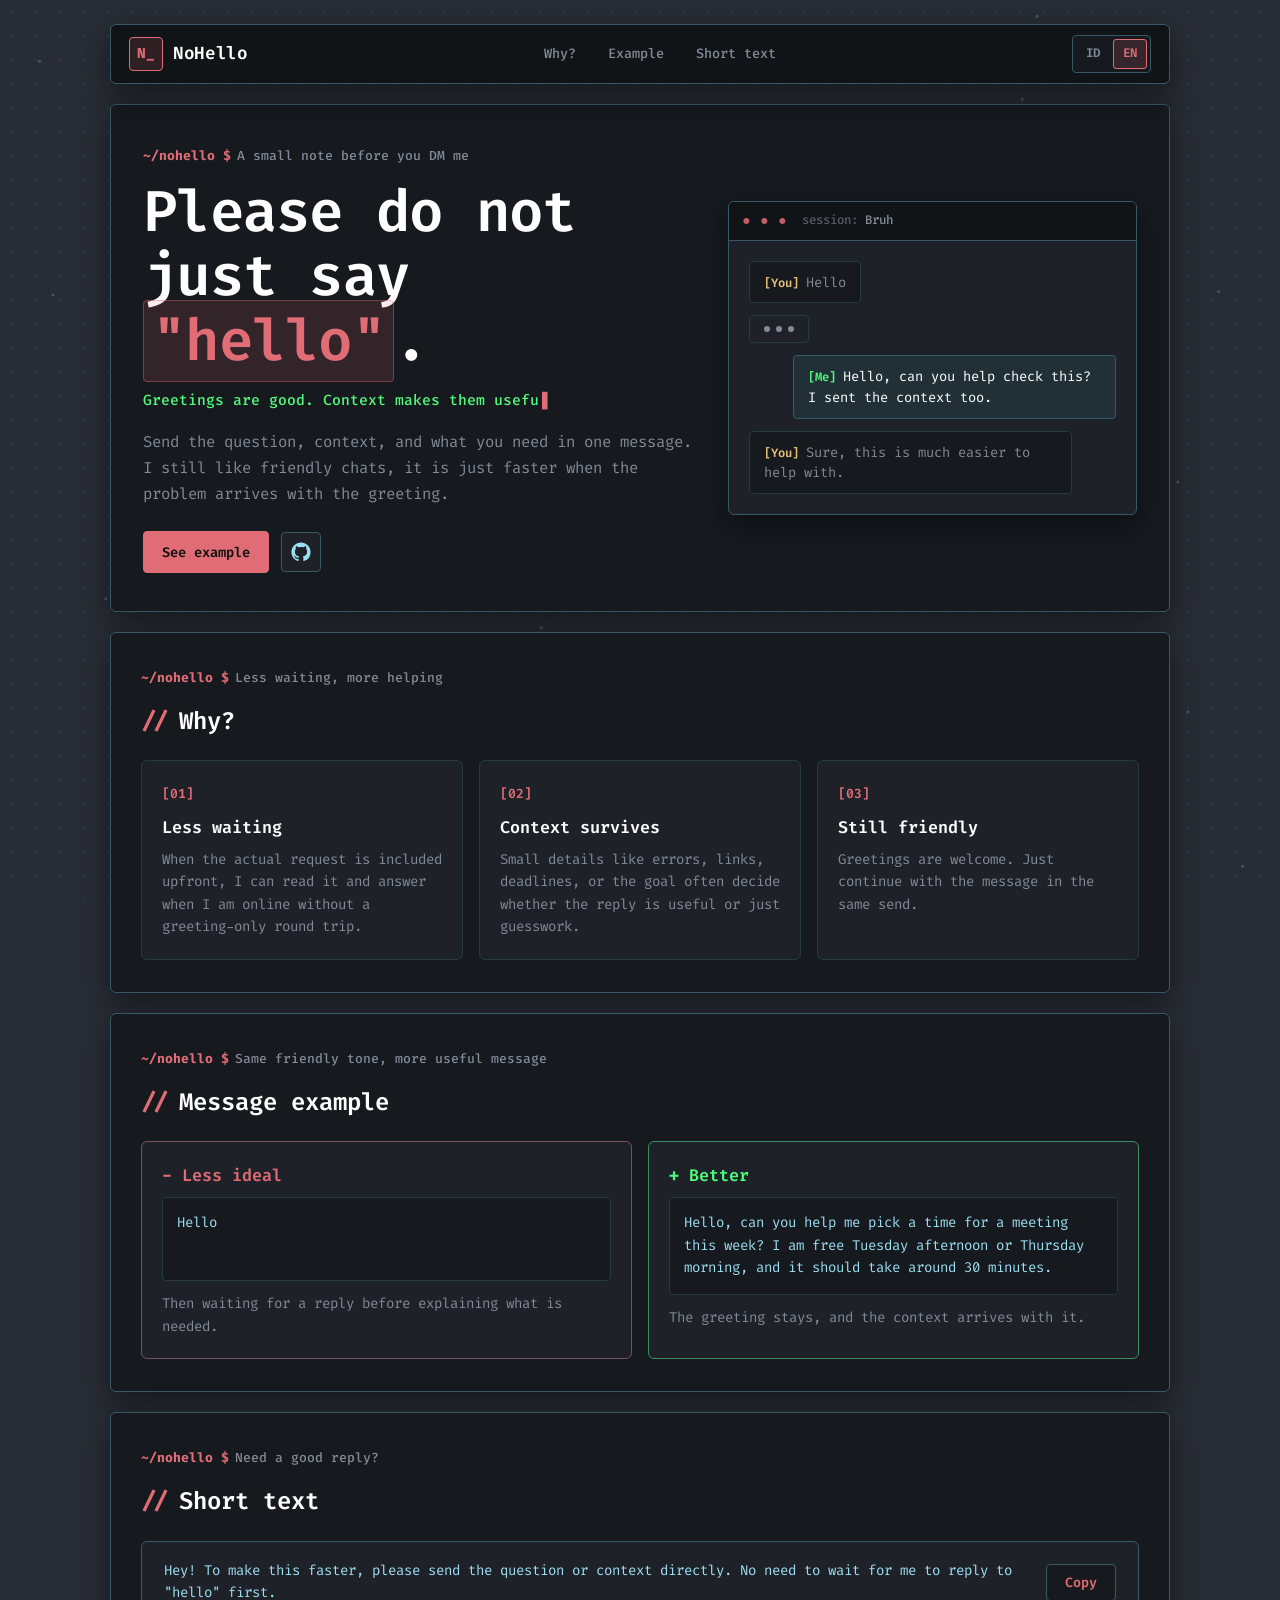
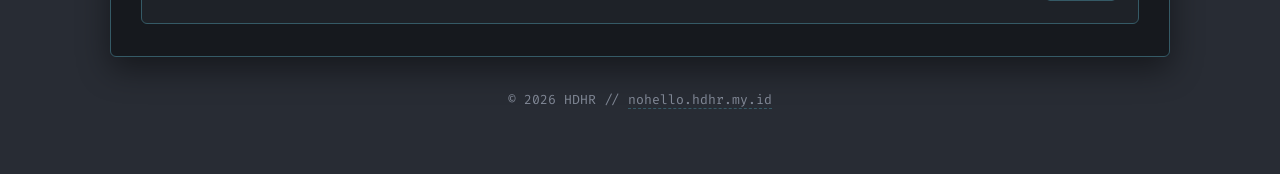
<file: index.html>
<!doctype html>
<html lang="en">
  <head>
    <meta charset="utf-8">
    <meta name="viewport" content="width=device-width, initial-scale=1">
    <title>NoHello // HDHR</title>
    <meta name="description" content="A short bilingual NoHello page for faster, kinder messages.">
    <meta name="theme-color" content="#282c34">
    <meta property="og:title" content="NoHello // HDHR">
    <meta property="og:description" content="Please skip the lone hello and send the context too.">
    <meta property="og:type" content="website">
    <meta property="og:url" content="https://nohello.hdhr.my.id/">
    <link rel="canonical" href="https://nohello.hdhr.my.id/">
    <link rel="icon" href="assets/favicon.ico" type="image/x-icon">
    <link rel="preconnect" href="https://fonts.googleapis.com">
    <link rel="preconnect" href="https://fonts.gstatic.com" crossorigin>
    <link href="https://fonts.googleapis.com/css2?family=Fira+Code:wght@400;500;600;700&family=JetBrains+Mono:wght@400;500;600;700&display=swap" rel="stylesheet">
    <link rel="stylesheet" href="style.css">
  </head>
  <body>
    <canvas id="signal-canvas" aria-hidden="true"></canvas>

    <div class="container">
      <header>
        <a class="brand" href="#top" aria-label="NoHello home">
          <span class="brand-mark">N_</span>
          <strong>NoHello</strong>
        </a>

        <nav aria-label="Primary navigation">
          <a href="#why" data-i18n="navWhy">Why?</a>
          <a href="#example" data-i18n="navExample">Example</a>
          <a href="#copy" data-i18n="navCopy">Short text</a>
        </nav>

        <div class="lang-switch" aria-label="Language">
          <span class="lang-indicator" aria-hidden="true"></span>
          <a href="/id/" data-lang="id" aria-label="Bahasa Indonesia" title="Bahasa Indonesia">ID</a>
          <a class="is-active" href="/en/" data-lang="en" aria-label="English" title="English">EN</a>
        </div>
      </header>

      <main id="top">
        <section class="hero" aria-labelledby="hero-title">
          <div class="hero-copy">
            <p class="eyebrow" data-i18n="heroEyebrow">A small note before you DM me</p>
            <h1 id="hero-title" data-i18n-html="heroTitle">Please do not just say <span>"hello"</span>.</h1>
            <p id="typing-effect" class="typing" aria-live="polite"></p>
            <p class="lead" data-i18n="heroLead">Send the question, context, and what you need in one message. I still like friendly chats, it is just faster when the problem arrives with the greeting.</p>
            <div class="hero-actions">
              <a class="button primary" href="#example" data-i18n="heroCta">See example</a>
              <a class="button icon-button github-button" href="https://github.com/HDHR/NoHello" rel="noreferrer" aria-label="Checkout the source code" data-i18n-aria="githubCta">
                <svg viewBox="0 0 24 24" aria-hidden="true" focusable="false">
                  <path fill-rule="evenodd" clip-rule="evenodd" d="M12 .5C5.65.5.5 5.65.5 12c0 5.09 3.29 9.39 7.86 10.91.58.1.79-.25.79-.56 0-.28-.01-1.2-.02-2.18-3.2.7-3.88-1.36-3.88-1.36-.52-1.33-1.28-1.68-1.28-1.68-1.05-.72.08-.7.08-.7 1.16.08 1.77 1.19 1.77 1.19 1.03 1.76 2.7 1.25 3.36.96.1-.75.4-1.25.73-1.54-2.56-.29-5.25-1.28-5.25-5.7 0-1.26.45-2.29 1.19-3.1-.12-.29-.52-1.47.11-3.05 0 0 .97-.31 3.17 1.18A10.96 10.96 0 0 1 12 5.98c.98 0 1.97.13 2.89.39 2.2-1.49 3.17-1.18 3.17-1.18.63 1.58.23 2.76.11 3.05.74.81 1.19 1.84 1.19 3.1 0 4.43-2.7 5.41-5.27 5.7.41.36.78 1.06.78 2.14 0 1.55-.01 2.8-.01 3.18 0 .31.21.67.8.56A11.51 11.51 0 0 0 23.5 12C23.5 5.65 18.35.5 12 .5Z"/>
                </svg>
              </a>
            </div>
          </div>

          <div class="chat-preview" aria-hidden="true">
            <div class="phone-bar">
              <span></span>
              <strong>Bruh</strong>
            </div>
            <div class="chat-stream">
              <p class="bubble other" data-chat="hello">Hello</p>
              <p class="bubble typing-dots"><span></span><span></span><span></span></p>
              <p class="bubble me" data-chat="better">Hello, can you help check this? I sent the context too.</p>
              <p class="bubble other small" data-chat="thanks">Sure, this is much easier to help with.</p>
            </div>
          </div>
        </section>

        <section id="why" aria-labelledby="why-title">
          <p class="eyebrow" data-i18n="whyEyebrow">Less waiting, more helping</p>
          <h2 id="why-title" data-i18n="whyTitle">Why?</h2>
          <div class="grid three">
            <article class="info-card">
              <span class="card-index">[01]</span>
              <h3 data-i18n="whyOneTitle">Less waiting</h3>
              <p data-i18n="whyOneText">When the actual request is included upfront, I can read it and answer when I am online without a greeting-only round trip.</p>
            </article>
            <article class="info-card">
              <span class="card-index">[02]</span>
              <h3 data-i18n="whyTwoTitle">Context survives</h3>
              <p data-i18n="whyTwoText">Small details like errors, links, deadlines, or the goal often decide whether the reply is useful or just guesswork.</p>
            </article>
            <article class="info-card">
              <span class="card-index">[03]</span>
              <h3 data-i18n="whyThreeTitle">Still friendly</h3>
              <p data-i18n="whyThreeText">Greetings are welcome. Just continue with the message in the same send.</p>
            </article>
          </div>
        </section>

        <section id="example" aria-labelledby="example-title">
          <p class="eyebrow" data-i18n="exampleEyebrow">Same friendly tone, more useful message</p>
          <h2 id="example-title" data-i18n="exampleTitle">Message example</h2>
          <div class="compare">
            <article class="message-card bad">
              <h3 data-i18n="badTitle">Less ideal</h3>
              <p data-i18n="badText">Hello</p>
              <p data-i18n="badMeta">Then waiting for a reply before explaining what is needed.</p>
            </article>
            <article class="message-card good">
              <h3 data-i18n="goodTitle">Better</h3>
              <p data-i18n="goodText">Hello, can you help me pick a time for a meeting this week? I am free Tuesday afternoon or Thursday morning, and it should take around 30 minutes.</p>
              <p data-i18n="goodMeta">The greeting stays, and the context arrives with it.</p>
            </article>
          </div>
        </section>

        <section id="copy" aria-labelledby="copy-title">
          <p class="eyebrow" data-i18n="copyEyebrow">Need a good reply?</p>
          <h2 id="copy-title" data-i18n="copyTitle">Short text</h2>
          <div class="copy-box">
            <p id="copyText" data-i18n="copyText">Hey! To make this faster, please send the question or context directly. No need to wait for me to reply to "hello" first.</p>
            <button id="copyButton" class="button primary" type="button" data-i18n="copyButton">Copy</button>
          </div>
        </section>
      </main>

      <footer>
        <p>© <span id="current-year"></span> HDHR // <a href="https://nohello.hdhr.my.id/">nohello.hdhr.my.id</a></p>
      </footer>
    </div>

    <script src="script.js"></script>
  </body>
</html>
</file>
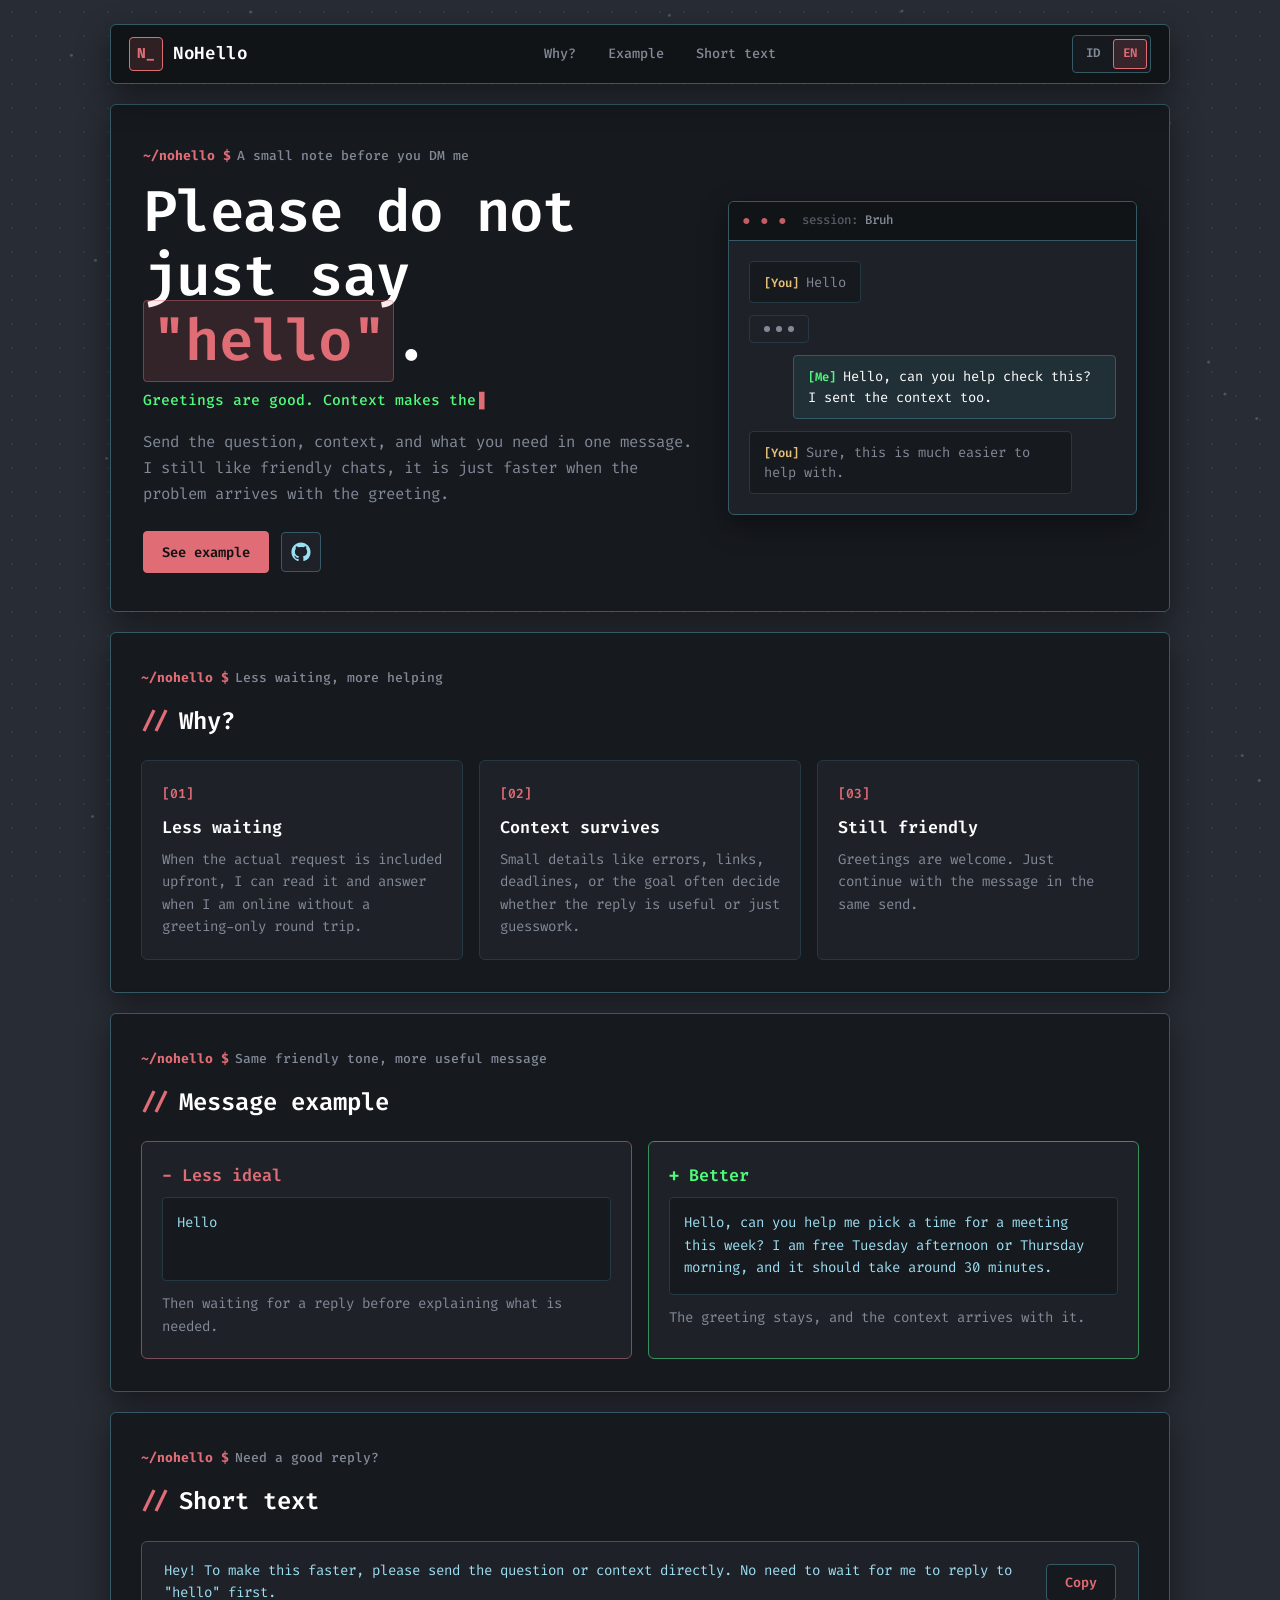
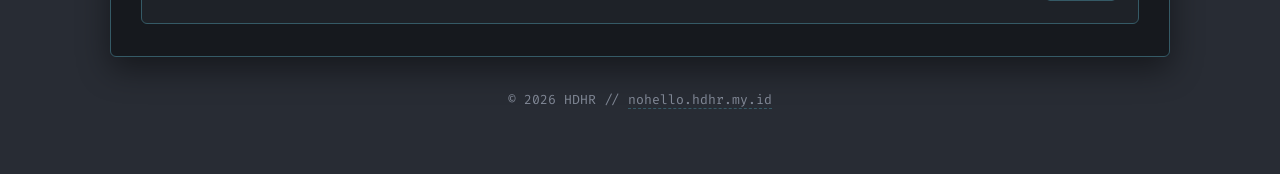
<file: en/index.html>
<!doctype html>
<html lang="en">
  <head>
    <meta charset="utf-8">
    <meta name="viewport" content="width=device-width, initial-scale=1">
    <title>NoHello // HDHR</title>
    <meta name="description" content="A short bilingual NoHello page for faster, kinder messages.">
    <meta name="theme-color" content="#282c34">
    <meta property="og:title" content="NoHello // HDHR">
    <meta property="og:description" content="Please skip the lone hello and send the context too.">
    <meta property="og:type" content="website">
    <meta property="og:url" content="https://nohello.hdhr.my.id/en/">
    <link rel="canonical" href="https://nohello.hdhr.my.id/en/">
    <link rel="icon" href="../assets/favicon.ico" type="image/x-icon">
    <link rel="preconnect" href="https://fonts.googleapis.com">
    <link rel="preconnect" href="https://fonts.gstatic.com" crossorigin>
    <link href="https://fonts.googleapis.com/css2?family=Fira+Code:wght@400;500;600;700&family=JetBrains+Mono:wght@400;500;600;700&display=swap" rel="stylesheet">
    <link rel="stylesheet" href="../style.css">
  </head>
  <body>
    <canvas id="signal-canvas" aria-hidden="true"></canvas>

    <div class="container">
      <header>
        <a class="brand" href="#top" aria-label="NoHello home">
          <span class="brand-mark">N_</span>
          <strong>NoHello</strong>
        </a>

        <nav aria-label="Primary navigation">
          <a href="#why" data-i18n="navWhy">Why?</a>
          <a href="#example" data-i18n="navExample">Example</a>
          <a href="#copy" data-i18n="navCopy">Short text</a>
        </nav>

        <div class="lang-switch" aria-label="Language">
          <span class="lang-indicator" aria-hidden="true"></span>
          <a href="/id/" data-lang="id" aria-label="Bahasa Indonesia" title="Bahasa Indonesia">ID</a>
          <a class="is-active" href="/en/" data-lang="en" aria-label="English" title="English">EN</a>
        </div>
      </header>

      <main id="top">
        <section class="hero" aria-labelledby="hero-title">
          <div class="hero-copy">
            <p class="eyebrow" data-i18n="heroEyebrow">A small note before you DM me</p>
            <h1 id="hero-title" data-i18n-html="heroTitle">Please do not just say <span>"hello"</span>.</h1>
            <p id="typing-effect" class="typing" aria-live="polite"></p>
            <p class="lead" data-i18n="heroLead">Send the question, context, and what you need in one message. I still like friendly chats, it is just faster when the problem arrives with the greeting.</p>
            <div class="hero-actions">
              <a class="button primary" href="#example" data-i18n="heroCta">See example</a>
              <a class="button icon-button github-button" href="https://github.com/HDHR/NoHello" rel="noreferrer" aria-label="Checkout the source code" data-i18n-aria="githubCta">
                <svg viewBox="0 0 24 24" aria-hidden="true" focusable="false">
                  <path fill-rule="evenodd" clip-rule="evenodd" d="M12 .5C5.65.5.5 5.65.5 12c0 5.09 3.29 9.39 7.86 10.91.58.1.79-.25.79-.56 0-.28-.01-1.2-.02-2.18-3.2.7-3.88-1.36-3.88-1.36-.52-1.33-1.28-1.68-1.28-1.68-1.05-.72.08-.7.08-.7 1.16.08 1.77 1.19 1.77 1.19 1.03 1.76 2.7 1.25 3.36.96.1-.75.4-1.25.73-1.54-2.56-.29-5.25-1.28-5.25-5.7 0-1.26.45-2.29 1.19-3.1-.12-.29-.52-1.47.11-3.05 0 0 .97-.31 3.17 1.18A10.96 10.96 0 0 1 12 5.98c.98 0 1.97.13 2.89.39 2.2-1.49 3.17-1.18 3.17-1.18.63 1.58.23 2.76.11 3.05.74.81 1.19 1.84 1.19 3.1 0 4.43-2.7 5.41-5.27 5.7.41.36.78 1.06.78 2.14 0 1.55-.01 2.8-.01 3.18 0 .31.21.67.8.56A11.51 11.51 0 0 0 23.5 12C23.5 5.65 18.35.5 12 .5Z"/>
                </svg>
              </a>
            </div>
          </div>

          <div class="chat-preview" aria-hidden="true">
            <div class="phone-bar">
              <span></span>
              <strong>Bruh</strong>
            </div>
            <div class="chat-stream">
              <p class="bubble other" data-chat="hello">Hello</p>
              <p class="bubble typing-dots"><span></span><span></span><span></span></p>
              <p class="bubble me" data-chat="better">Hello, can you help check this? I sent the context too.</p>
              <p class="bubble other small" data-chat="thanks">Sure, this is much easier to help with.</p>
            </div>
          </div>
        </section>

        <section id="why" aria-labelledby="why-title">
          <p class="eyebrow" data-i18n="whyEyebrow">Less waiting, more helping</p>
          <h2 id="why-title" data-i18n="whyTitle">Why?</h2>
          <div class="grid three">
            <article class="info-card">
              <span class="card-index">[01]</span>
              <h3 data-i18n="whyOneTitle">Less waiting</h3>
              <p data-i18n="whyOneText">When the actual request is included upfront, I can read it and answer when I am online without a greeting-only round trip.</p>
            </article>
            <article class="info-card">
              <span class="card-index">[02]</span>
              <h3 data-i18n="whyTwoTitle">Context survives</h3>
              <p data-i18n="whyTwoText">Small details like errors, links, deadlines, or the goal often decide whether the reply is useful or just guesswork.</p>
            </article>
            <article class="info-card">
              <span class="card-index">[03]</span>
              <h3 data-i18n="whyThreeTitle">Still friendly</h3>
              <p data-i18n="whyThreeText">Greetings are welcome. Just continue with the message in the same send.</p>
            </article>
          </div>
        </section>

        <section id="example" aria-labelledby="example-title">
          <p class="eyebrow" data-i18n="exampleEyebrow">Same friendly tone, more useful message</p>
          <h2 id="example-title" data-i18n="exampleTitle">Message example</h2>
          <div class="compare">
            <article class="message-card bad">
              <h3 data-i18n="badTitle">Less ideal</h3>
              <p data-i18n="badText">Hello</p>
              <p data-i18n="badMeta">Then waiting for a reply before explaining what is needed.</p>
            </article>
            <article class="message-card good">
              <h3 data-i18n="goodTitle">Better</h3>
              <p data-i18n="goodText">Hello, can you help me pick a time for a meeting this week? I am free Tuesday afternoon or Thursday morning, and it should take around 30 minutes.</p>
              <p data-i18n="goodMeta">The greeting stays, and the context arrives with it.</p>
            </article>
          </div>
        </section>

        <section id="copy" aria-labelledby="copy-title">
          <p class="eyebrow" data-i18n="copyEyebrow">Need a good reply?</p>
          <h2 id="copy-title" data-i18n="copyTitle">Short text</h2>
          <div class="copy-box">
            <p id="copyText" data-i18n="copyText">Hey! To make this faster, please send the question or context directly. No need to wait for me to reply to "hello" first.</p>
            <button id="copyButton" class="button primary" type="button" data-i18n="copyButton">Copy</button>
          </div>
        </section>
      </main>

      <footer>
        <p>© <span id="current-year"></span> HDHR // <a href="https://nohello.hdhr.my.id/en/">nohello.hdhr.my.id</a></p>
      </footer>
    </div>

    <script src="../script.js"></script>
  </body>
</html>
</file>
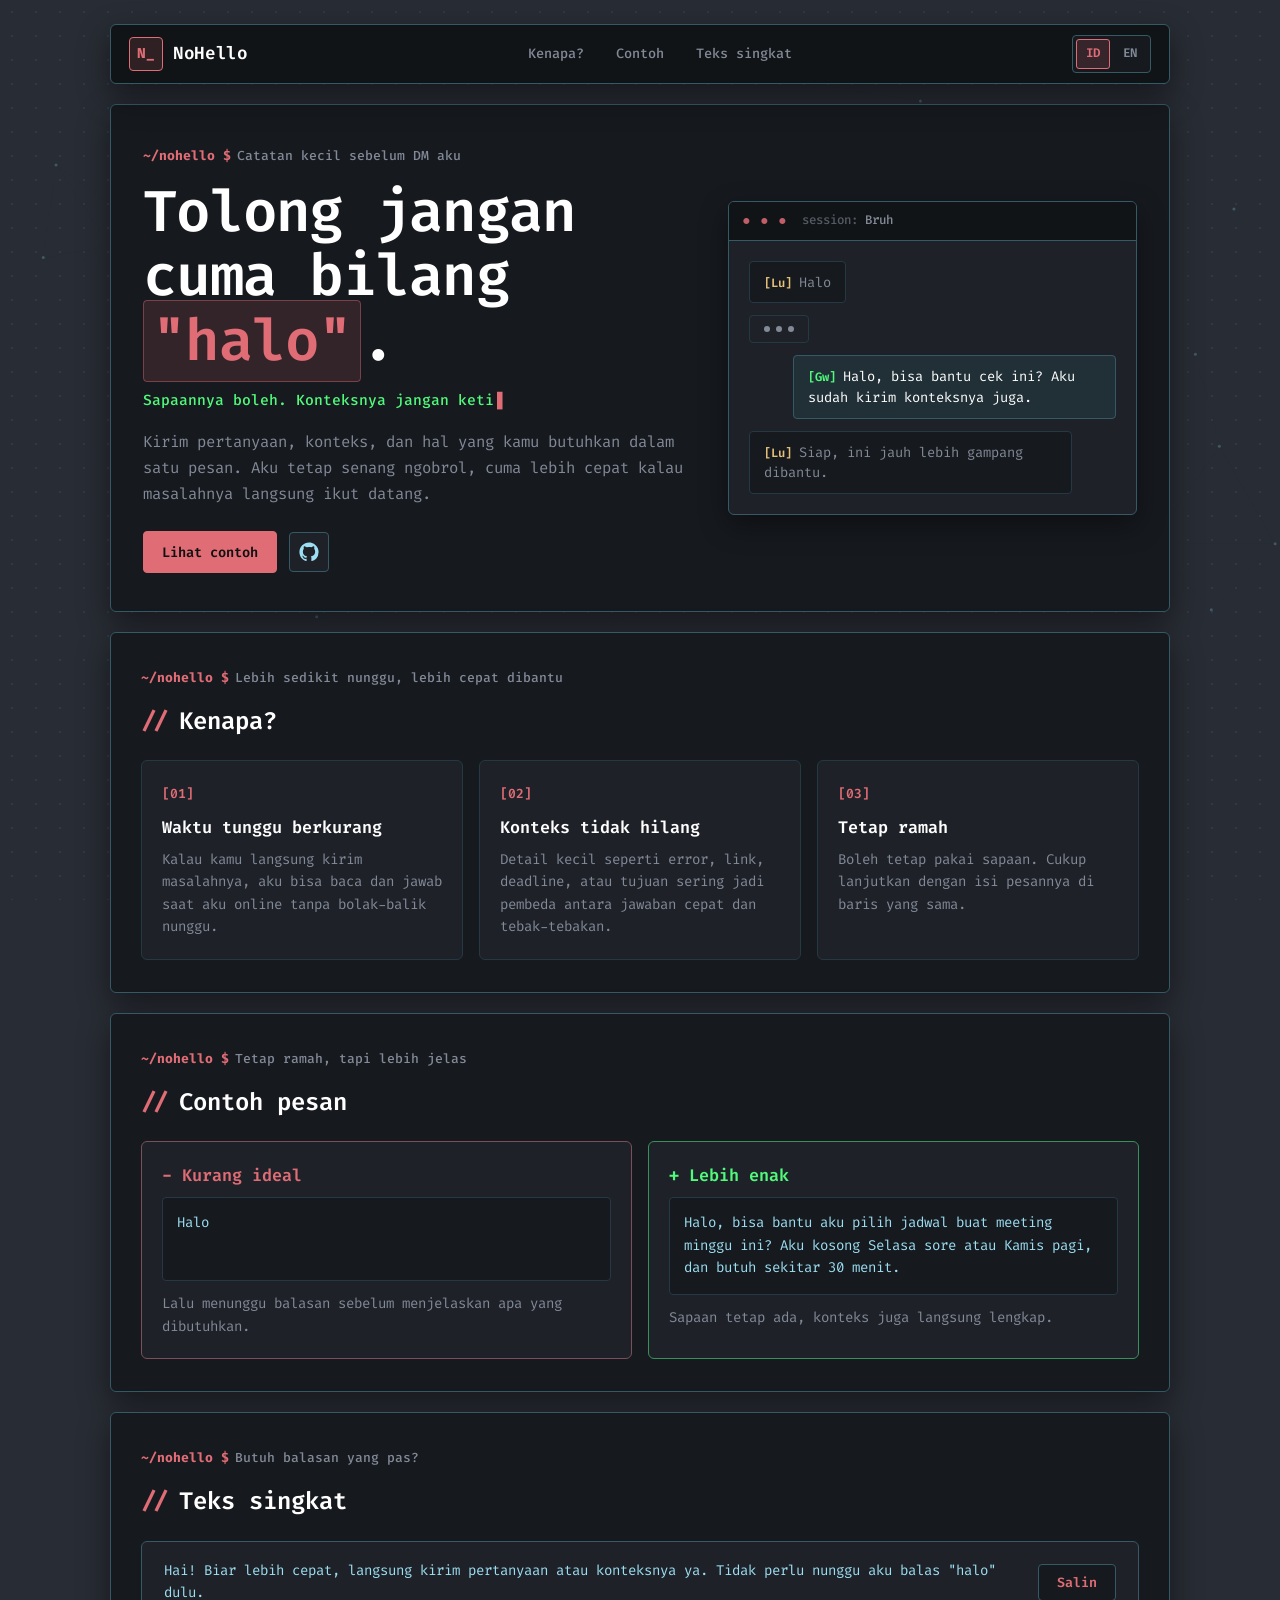
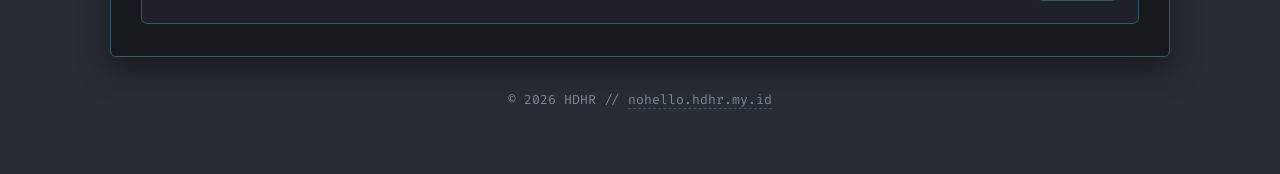
<file: id/index.html>
<!doctype html>
<html lang="en">
  <head>
    <meta charset="utf-8">
    <meta name="viewport" content="width=device-width, initial-scale=1">
    <title>NoHello // HDHR</title>
    <meta name="description" content="A short bilingual NoHello page for faster, kinder messages.">
    <meta name="theme-color" content="#282c34">
    <meta property="og:title" content="NoHello // HDHR">
    <meta property="og:description" content="Please skip the lone hello and send the context too.">
    <meta property="og:type" content="website">
    <meta property="og:url" content="https://nohello.hdhr.my.id/id/">
    <link rel="canonical" href="https://nohello.hdhr.my.id/id/">
    <link rel="icon" href="../assets/favicon.ico" type="image/x-icon">
    <link rel="preconnect" href="https://fonts.googleapis.com">
    <link rel="preconnect" href="https://fonts.gstatic.com" crossorigin>
    <link href="https://fonts.googleapis.com/css2?family=Fira+Code:wght@400;500;600;700&family=JetBrains+Mono:wght@400;500;600;700&display=swap" rel="stylesheet">
    <link rel="stylesheet" href="../style.css">
  </head>
  <body>
    <canvas id="signal-canvas" aria-hidden="true"></canvas>

    <div class="container">
      <header>
        <a class="brand" href="#top" aria-label="NoHello home">
          <span class="brand-mark">N_</span>
          <strong>NoHello</strong>
        </a>

        <nav aria-label="Primary navigation">
          <a href="#why" data-i18n="navWhy">Kenapa?</a>
          <a href="#example" data-i18n="navExample">Contoh</a>
          <a href="#copy" data-i18n="navCopy">Teks singkat</a>
        </nav>

        <div class="lang-switch" aria-label="Language">
          <span class="lang-indicator" aria-hidden="true"></span>
          <a class="is-active" href="/id/" data-lang="id" aria-label="Bahasa Indonesia" title="Bahasa Indonesia">ID</a>
          <a href="/en/" data-lang="en" aria-label="English" title="English">EN</a>
        </div>
      </header>

      <main id="top">
        <section class="hero" aria-labelledby="hero-title">
          <div class="hero-copy">
            <p class="eyebrow" data-i18n="heroEyebrow">Catatan kecil sebelum DM aku</p>
            <h1 id="hero-title" data-i18n-html="heroTitle">Tolong jangan cuma bilang <span>"halo"</span>.</h1>
            <p id="typing-effect" class="typing" aria-live="polite"></p>
            <p class="lead" data-i18n="heroLead">Kirim pertanyaan, konteks, dan hal yang kamu butuhkan dalam satu pesan. Aku tetap senang ngobrol, cuma lebih cepat kalau masalahnya langsung ikut datang.</p>
            <div class="hero-actions">
              <a class="button primary" href="#example" data-i18n="heroCta">Lihat contoh</a>
              <a class="button icon-button github-button" href="https://github.com/HDHR/NoHello" rel="noreferrer" aria-label="Checkout the source code" data-i18n-aria="githubCta">
                <svg viewBox="0 0 24 24" aria-hidden="true" focusable="false">
                  <path fill-rule="evenodd" clip-rule="evenodd" d="M12 .5C5.65.5.5 5.65.5 12c0 5.09 3.29 9.39 7.86 10.91.58.1.79-.25.79-.56 0-.28-.01-1.2-.02-2.18-3.2.7-3.88-1.36-3.88-1.36-.52-1.33-1.28-1.68-1.28-1.68-1.05-.72.08-.7.08-.7 1.16.08 1.77 1.19 1.77 1.19 1.03 1.76 2.7 1.25 3.36.96.1-.75.4-1.25.73-1.54-2.56-.29-5.25-1.28-5.25-5.7 0-1.26.45-2.29 1.19-3.1-.12-.29-.52-1.47.11-3.05 0 0 .97-.31 3.17 1.18A10.96 10.96 0 0 1 12 5.98c.98 0 1.97.13 2.89.39 2.2-1.49 3.17-1.18 3.17-1.18.63 1.58.23 2.76.11 3.05.74.81 1.19 1.84 1.19 3.1 0 4.43-2.7 5.41-5.27 5.7.41.36.78 1.06.78 2.14 0 1.55-.01 2.8-.01 3.18 0 .31.21.67.8.56A11.51 11.51 0 0 0 23.5 12C23.5 5.65 18.35.5 12 .5Z"/>
                </svg>
              </a>
            </div>
          </div>

          <div class="chat-preview" aria-hidden="true">
            <div class="phone-bar">
              <span></span>
              <strong>Bruh</strong>
            </div>
            <div class="chat-stream">
              <p class="bubble other" data-chat="hello">Halo</p>
              <p class="bubble typing-dots"><span></span><span></span><span></span></p>
              <p class="bubble me" data-chat="better">Halo, bisa bantu cek ini? Aku sudah kirim konteksnya juga.</p>
              <p class="bubble other small" data-chat="thanks">Siap, ini jauh lebih gampang dibantu.</p>
            </div>
          </div>
        </section>

        <section id="why" aria-labelledby="why-title">
          <p class="eyebrow" data-i18n="whyEyebrow">Lebih sedikit nunggu, lebih cepat dibantu</p>
          <h2 id="why-title" data-i18n="whyTitle">Kenapa?</h2>
          <div class="grid three">
            <article class="info-card">
              <span class="card-index">[01]</span>
              <h3 data-i18n="whyOneTitle">Waktu tunggu berkurang</h3>
              <p data-i18n="whyOneText">Kalau kamu langsung kirim masalahnya, aku bisa baca dan jawab saat aku online tanpa bolak-balik nunggu.</p>
            </article>
            <article class="info-card">
              <span class="card-index">[02]</span>
              <h3 data-i18n="whyTwoTitle">Konteks tidak hilang</h3>
              <p data-i18n="whyTwoText">Detail kecil seperti error, link, deadline, atau tujuan sering jadi pembeda antara jawaban cepat dan tebak-tebakan.</p>
            </article>
            <article class="info-card">
              <span class="card-index">[03]</span>
              <h3 data-i18n="whyThreeTitle">Tetap ramah</h3>
              <p data-i18n="whyThreeText">Boleh tetap pakai sapaan. Cukup lanjutkan dengan isi pesannya di baris yang sama.</p>
            </article>
          </div>
        </section>

        <section id="example" aria-labelledby="example-title">
          <p class="eyebrow" data-i18n="exampleEyebrow">Tetap ramah, tapi lebih jelas</p>
          <h2 id="example-title" data-i18n="exampleTitle">Contoh pesan</h2>
          <div class="compare">
            <article class="message-card bad">
              <h3 data-i18n="badTitle">Kurang ideal</h3>
              <p data-i18n="badText">Halo</p>
              <p data-i18n="badMeta">Lalu menunggu balasan sebelum menjelaskan apa yang dibutuhkan.</p>
            </article>
            <article class="message-card good">
              <h3 data-i18n="goodTitle">Lebih enak</h3>
              <p data-i18n="goodText">Halo, bisa bantu aku pilih jadwal buat meeting minggu ini? Aku kosong Selasa sore atau Kamis pagi, dan butuh sekitar 30 menit.</p>
              <p data-i18n="goodMeta">Sapaan tetap ada, konteks juga langsung lengkap.</p>
            </article>
          </div>
        </section>

        <section id="copy" aria-labelledby="copy-title">
          <p class="eyebrow" data-i18n="copyEyebrow">Butuh balasan yang pas?</p>
          <h2 id="copy-title" data-i18n="copyTitle">Teks singkat</h2>
          <div class="copy-box">
            <p id="copyText" data-i18n="copyText">Hai! Biar lebih cepat, langsung kirim pertanyaan atau konteksnya ya. Tidak perlu nunggu aku balas "halo" dulu.</p>
            <button id="copyButton" class="button primary" type="button" data-i18n="copyButton">Salin</button>
          </div>
        </section>
      </main>

      <footer>
        <p>© <span id="current-year"></span> HDHR // <a href="https://nohello.hdhr.my.id/id/">nohello.hdhr.my.id</a></p>
      </footer>
    </div>

    <script src="../script.js"></script>
  </body>
</html>
</file>
<file: style.css>
/* ============================================ */
/* NoHello — Odysseus Web Theme                 */
/* Inspired by odysseus-dev/odysseus            */
/* ============================================ */

:root {
  /* Core Odysseus Palette */
  --bg: #282c34;
  --bg-alt: #1e2228;
  --panel: #16191e;
  --panel-header: #111417;
  --fg: #9cdef2;
  --fg-bright: #ffffff;
  --fg-muted: #828997;
  --border: #355a66;
  --border-muted: #243942;
  --red: #e06c75;
  --accent: #00aaff;
  --green: #50fa7b;
  --warn: #e5c07b;
  --shadow: 0 12px 32px rgba(0, 0, 0, 0.45);

  --font-mono: 'Fira Code', 'JetBrains Mono', 'Cascadia Code', monospace;
}

* {
  box-sizing: border-box;
}

html {
  scroll-behavior: smooth;
}

body {
  min-height: 100vh;
  margin: 0;
  overflow-x: hidden;
  font-family: var(--font-mono);
  font-size: 15px;
  line-height: 1.6;
  color: var(--fg);
  background-color: var(--bg);
  background-image: radial-gradient(color-mix(in srgb, var(--border) 30%, transparent) 1px, transparent 1px);
  background-size: 24px 24px;
  background-attachment: fixed;
}

a {
  color: inherit;
}

#signal-canvas {
  position: fixed;
  inset: 0;
  z-index: 0;
  width: 100%;
  height: 100%;
  pointer-events: none;
  opacity: 0.55;
}

.container {
  position: relative;
  z-index: 1;
  width: min(1060px, 92vw);
  margin: 0 auto;
  padding: 24px 0 48px;
}

/* Header & Brand */
header {
  position: sticky;
  top: 12px;
  z-index: 10;
  display: flex;
  justify-content: space-between;
  align-items: center;
  gap: 16px;
  padding: 10px 18px;
  background: var(--panel-header);
  border: 1px solid var(--border);
  border-radius: 6px;
  box-shadow: var(--shadow);
}

.brand {
  display: inline-flex;
  gap: 10px;
  align-items: center;
  text-decoration: none;
  color: var(--fg-bright);
}

.brand-mark {
  display: grid;
  width: 34px;
  height: 34px;
  place-items: center;
  font-family: var(--font-mono);
  font-weight: 700;
  font-size: 0.9rem;
  color: var(--red);
  background: color-mix(in srgb, var(--red) 14%, transparent);
  border: 1px solid var(--red);
  border-radius: 4px;
}

.brand strong {
  display: block;
  font-family: var(--font-mono);
  font-size: 1.1rem;
  font-weight: 600;
  color: var(--fg-bright);
  letter-spacing: -0.02em;
}

nav {
  display: flex;
  gap: 6px;
  align-items: center;
}

nav a {
  padding: 6px 12px;
  font-size: 0.85rem;
  font-weight: 500;
  color: var(--fg-muted);
  text-decoration: none;
  border: 1px solid transparent;
  border-radius: 4px;
  transition: all 0.15s ease;
}

nav a:hover {
  color: var(--red);
  background: var(--panel);
  border-color: var(--border-muted);
}

/* Language Switcher */
.lang-switch {
  display: inline-flex;
  align-items: center;
  gap: 3px;
  padding: 3px;
  background: var(--panel);
  border: 1px solid var(--border);
  border-radius: 4px;
}

.lang-switch a {
  padding: 4px 9px;
  font-size: 0.78rem;
  font-weight: 600;
  color: var(--fg-muted);
  text-decoration: none;
  border: 1px solid transparent;
  border-radius: 3px;
  transition: all 0.15s ease;
}

.lang-switch a:hover {
  color: var(--fg);
}

.lang-switch a.is-active {
  color: var(--red);
  background: color-mix(in srgb, var(--red) 16%, transparent);
  border-color: var(--red);
}

.lang-indicator {
  display: none;
}

/* Main Content & Sections */
main {
  transition: opacity 0.16s ease, transform 0.16s ease;
}

body.is-switching main {
  opacity: 0.3;
  transform: translateY(4px);
}

main section {
  position: relative;
  margin-top: 20px;
  padding: 32px 30px;
  background: var(--panel);
  border: 1px solid var(--border);
  border-radius: 6px;
  box-shadow: var(--shadow);
  scroll-margin-top: 90px;
}

.hero {
  display: grid;
  grid-template-columns: minmax(0, 1.15fr) minmax(320px, 0.85fr);
  gap: 32px;
  align-items: center;
  padding: 38px 32px;
}

.eyebrow {
  display: inline-flex;
  align-items: center;
  gap: 6px;
  margin: 0 0 14px;
  font-size: 0.82rem;
  font-weight: 500;
  color: var(--fg-muted);
}

.eyebrow::before {
  content: "~/nohello $ ";
  color: var(--red);
  font-weight: 700;
}

h1, h2, h3, p {
  margin-top: 0;
}

h1 {
  font-family: var(--font-mono);
  font-size: clamp(2.1rem, 4.8vw, 3.6rem);
  font-weight: 600;
  line-height: 1.12;
  color: var(--fg-bright);
  margin-bottom: 16px;
  letter-spacing: -0.03em;
}

h1 span {
  color: var(--red);
  background: color-mix(in srgb, var(--red) 14%, transparent);
  padding: 2px 8px;
  border: 1px solid color-mix(in srgb, var(--red) 40%, transparent);
  border-radius: 4px;
}

h2 {
  display: flex;
  align-items: center;
  gap: 10px;
  margin-bottom: 20px;
  font-family: var(--font-mono);
  font-size: 1.5rem;
  font-weight: 600;
  color: var(--fg-bright);
}

h2::before {
  content: "//";
  color: var(--red);
  font-weight: 700;
}

.typing {
  min-height: 1.5em;
  margin-bottom: 16px;
  font-size: 0.92rem;
  font-weight: 500;
  color: var(--green);
}

.typing::after {
  content: "▋";
  display: inline-block;
  margin-left: 3px;
  color: var(--red);
  animation: blink 1s step-end infinite;
}

@keyframes blink {
  0%, 100% { opacity: 1; }
  50% { opacity: 0; }
}

.lead {
  max-width: 680px;
  margin-bottom: 24px;
  font-size: 0.98rem;
  line-height: 1.65;
  color: var(--fg-muted);
}

/* Buttons */
.hero-actions {
  display: flex;
  gap: 12px;
  align-items: center;
}

.button {
  display: inline-flex;
  align-items: center;
  justify-content: center;
  gap: 8px;
  padding: 9px 18px;
  font-family: var(--font-mono);
  font-size: 0.86rem;
  font-weight: 600;
  text-decoration: none;
  cursor: pointer;
  border-radius: 4px;
  transition: all 0.15s ease;
}

.button.primary {
  color: #111;
  background: var(--red);
  border: 1px solid var(--red);
}

.button.primary:hover {
  background: color-mix(in srgb, var(--red) 88%, white);
  box-shadow: 0 0 16px color-mix(in srgb, var(--red) 35%, transparent);
}

.icon-button {
  width: 40px;
  height: 40px;
  padding: 0;
  color: var(--fg);
  background: var(--bg-alt);
  border: 1px solid var(--border);
}

.icon-button svg {
  width: 20px;
  height: 20px;
  fill: currentColor;
}

.icon-button:hover {
  color: var(--red);
  border-color: var(--red);
}

/* Chat Preview Window (Odysseus Terminal IDE Vibe) */
.chat-preview {
  position: relative;
  background: var(--bg-alt);
  border: 1px solid var(--border);
  border-radius: 6px;
  overflow: hidden;
  box-shadow: 0 10px 28px rgba(0, 0, 0, 0.4);
}

.phone-bar {
  display: flex;
  align-items: center;
  gap: 8px;
  padding: 9px 14px;
  background: var(--panel-header);
  border-bottom: 1px solid var(--border);
}

.phone-bar::before {
  content: "● ● ●";
  font-size: 0.7rem;
  letter-spacing: 2px;
  color: var(--red);
  opacity: 0.85;
}

.phone-bar span {
  display: none;
}

.phone-bar strong {
  margin-left: 6px;
  font-size: 0.78rem;
  font-weight: 500;
  color: var(--fg-muted);
}

.phone-bar strong::before {
  content: "session: ";
  opacity: 0.6;
}

.chat-stream {
  display: flex;
  flex-direction: column;
  gap: 12px;
  padding: 20px;
}

.bubble {
  width: fit-content;
  max-width: 88%;
  padding: 10px 14px;
  margin: 0;
  font-size: 0.86rem;
  line-height: 1.5;
  border-radius: 4px;
  border: 1px solid var(--border-muted);
}

.bubble.other {
  align-self: flex-start;
  color: var(--fg-muted);
  background: var(--panel);
}

.bubble.other:not(.typing-dots)::before {
  content: "[" attr(data-sender) "] ";
  color: var(--warn);
  font-size: 0.76rem;
  font-weight: 600;
}

.bubble.me {
  align-self: flex-end;
  color: var(--fg-bright);
  background: color-mix(in srgb, var(--border) 35%, var(--panel));
  border-color: var(--border);
}

.bubble.me::before {
  content: "[" attr(data-sender) "] ";
  color: var(--green);
  font-size: 0.76rem;
  font-weight: 600;
}

.typing-dots {
  display: flex;
  gap: 6px;
  align-items: center;
  padding: 10px 14px;
}

.typing-dots span {
  width: 6px;
  height: 6px;
  background: var(--fg-muted);
  border-radius: 50%;
  animation: dot-pulse 1s infinite ease-in-out;
}

.typing-dots span:nth-child(2) { animation-delay: 0.16s; }
.typing-dots span:nth-child(3) { animation-delay: 0.32s; }

@keyframes dot-pulse {
  50% { opacity: 0.3; transform: translateY(-2px); }
}

/* Grids & Cards */
.grid, .compare {
  display: grid;
  gap: 16px;
}

.grid.three {
  grid-template-columns: repeat(3, minmax(0, 1fr));
}

.compare {
  grid-template-columns: repeat(2, minmax(0, 1fr));
}

.info-card {
  padding: 20px;
  background: var(--bg-alt);
  border: 1px solid var(--border-muted);
  border-radius: 6px;
  transition: all 0.15s ease;
}

.info-card:hover {
  border-color: var(--border);
  transform: translateY(-2px);
}

.card-index {
  display: inline-block;
  margin-bottom: 10px;
  font-size: 0.82rem;
  font-weight: 600;
  color: var(--red);
}

.info-card h3, .message-card h3 {
  margin-bottom: 8px;
  font-size: 1.05rem;
  font-weight: 600;
  color: var(--fg-bright);
}

.info-card p, .message-card p, .copy-box p {
  margin-bottom: 0;
  font-size: 0.88rem;
  color: var(--fg-muted);
  line-height: 1.6;
}

/* Message Examples (Code Diff Style) */
.message-card {
  padding: 20px;
  background: var(--bg-alt);
  border: 1px solid var(--border-muted);
  border-radius: 6px;
}

.message-card.bad {
  border-color: color-mix(in srgb, var(--red) 45%, var(--border-muted));
}

.message-card.bad h3 {
  color: var(--red);
}

.message-card.bad h3::before {
  content: "- ";
  font-weight: 700;
}

.message-card.good {
  border-color: color-mix(in srgb, var(--green) 45%, var(--border-muted));
}

.message-card.good h3 {
  color: var(--green);
}

.message-card.good h3::before {
  content: "+ ";
  font-weight: 700;
}

.message-card > p:first-of-type {
  min-height: 84px;
  padding: 14px;
  margin-bottom: 12px;
  color: var(--fg);
  background: var(--panel);
  border: 1px solid var(--border-muted);
  border-radius: 4px;
  font-size: 0.88rem;
}

/* Copy Box (CLI Buffer Style) */
.copy-box {
  display: grid;
  grid-template-columns: 1fr auto;
  gap: 16px;
  align-items: center;
  padding: 18px 22px;
  background: var(--bg-alt);
  border: 1px solid var(--border);
  border-radius: 6px;
}

#copyText {
  font-size: 0.88rem;
  color: var(--fg);
}

#copyButton {
  padding: 9px 18px;
  font-family: var(--font-mono);
  font-size: 0.84rem;
  font-weight: 600;
  color: var(--red);
  background: var(--panel);
  border: 1px solid var(--border);
  border-radius: 4px;
  cursor: pointer;
  transition: all 0.15s ease;
}

#copyButton:hover {
  color: #111;
  background: var(--red);
  border-color: var(--red);
}

/* Footer */
footer {
  padding: 32px 0 16px;
  font-size: 0.82rem;
  color: var(--fg-muted);
  text-align: center;
}

footer p {
  margin-bottom: 0;
}

footer a {
  color: var(--fg-muted);
  text-decoration: none;
  border-bottom: 1px dashed var(--border);
  transition: color 0.15s ease;
}

footer a:hover {
  color: var(--red);
  border-bottom-color: var(--red);
}

/* Mobile Responsiveness */
@media (max-width: 860px) {
  header {
    flex-wrap: wrap;
  }

  .hero, .grid.three, .compare, .copy-box {
    grid-template-columns: 1fr;
  }

  main section {
    padding: 24px 20px;
  }

  h1 {
    font-size: clamp(1.8rem, 8vw, 2.6rem);
  }
}

@media (max-width: 580px) {
  .container {
    width: min(100% - 24px, 1060px);
    padding-top: 12px;
  }

  .hero-actions {
    flex-direction: column;
    align-items: stretch;
  }

  .icon-button {
    width: 100%;
  }
}
</file>
